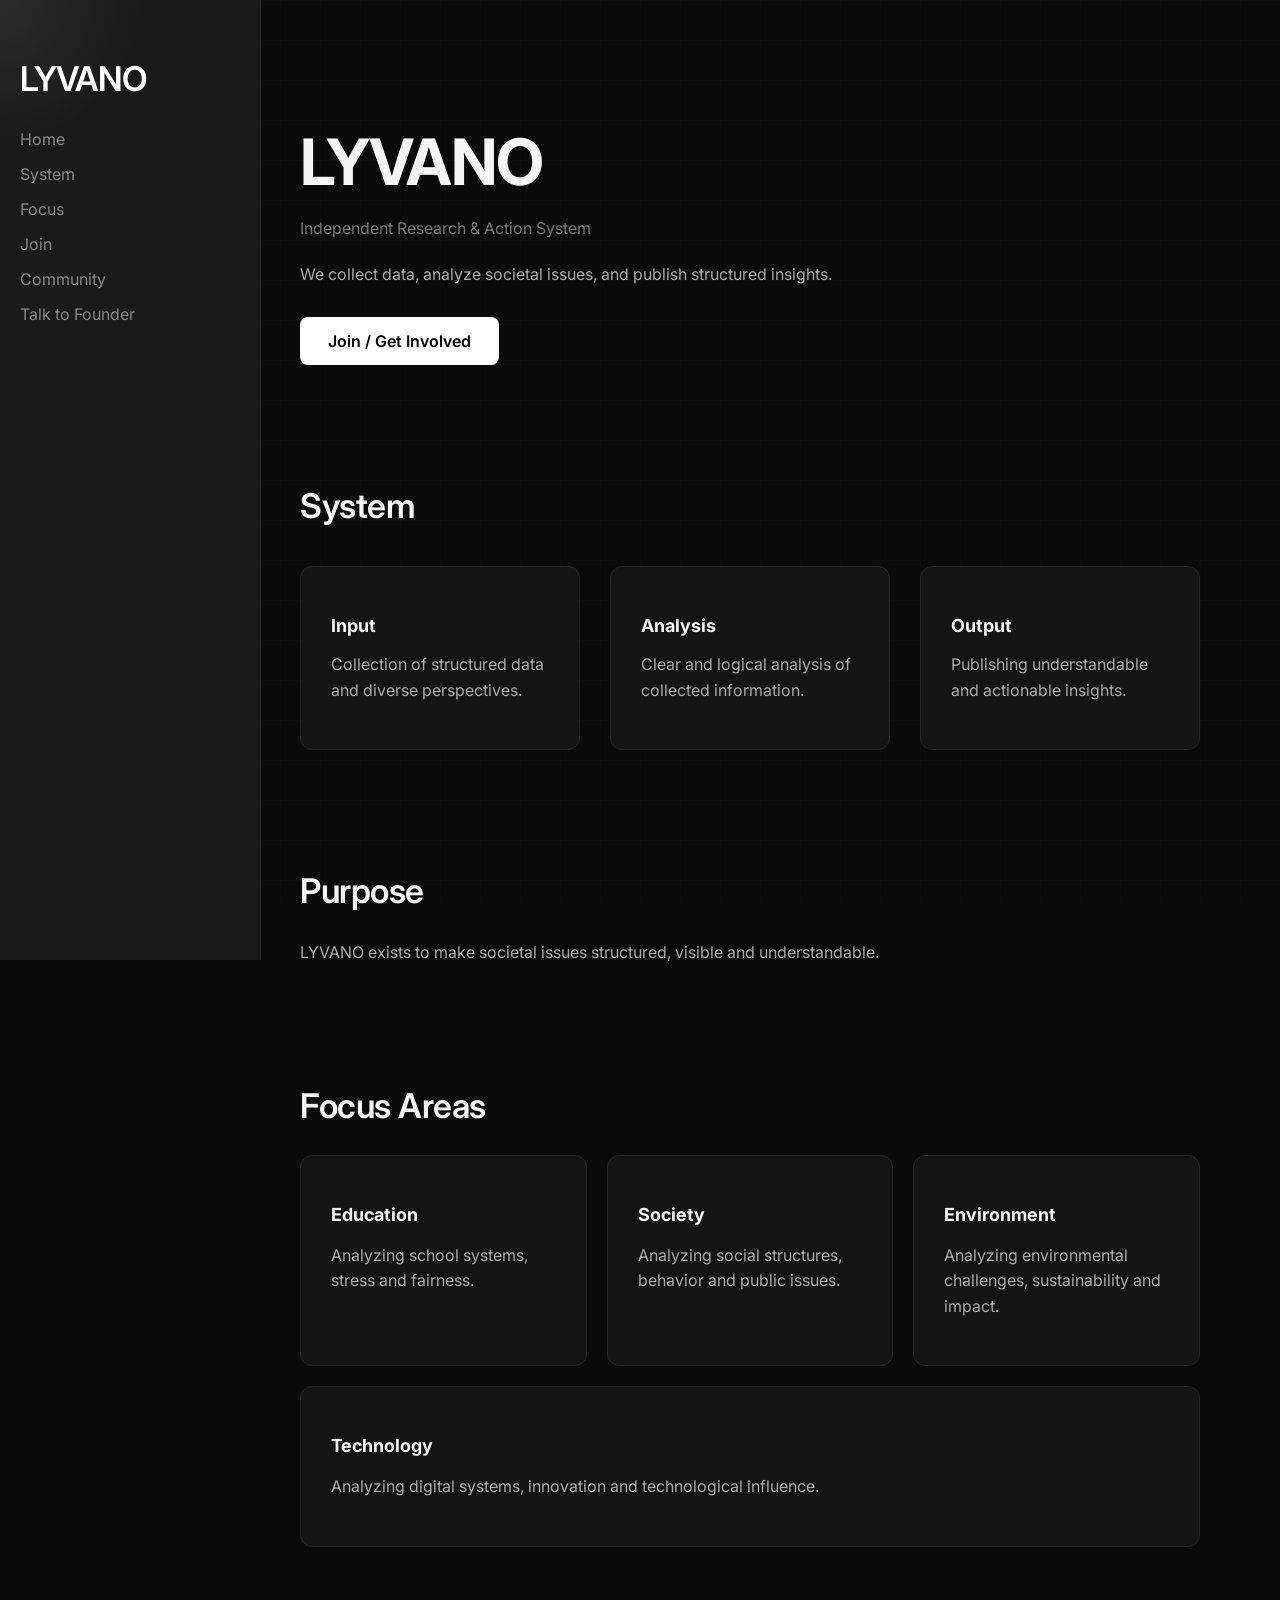
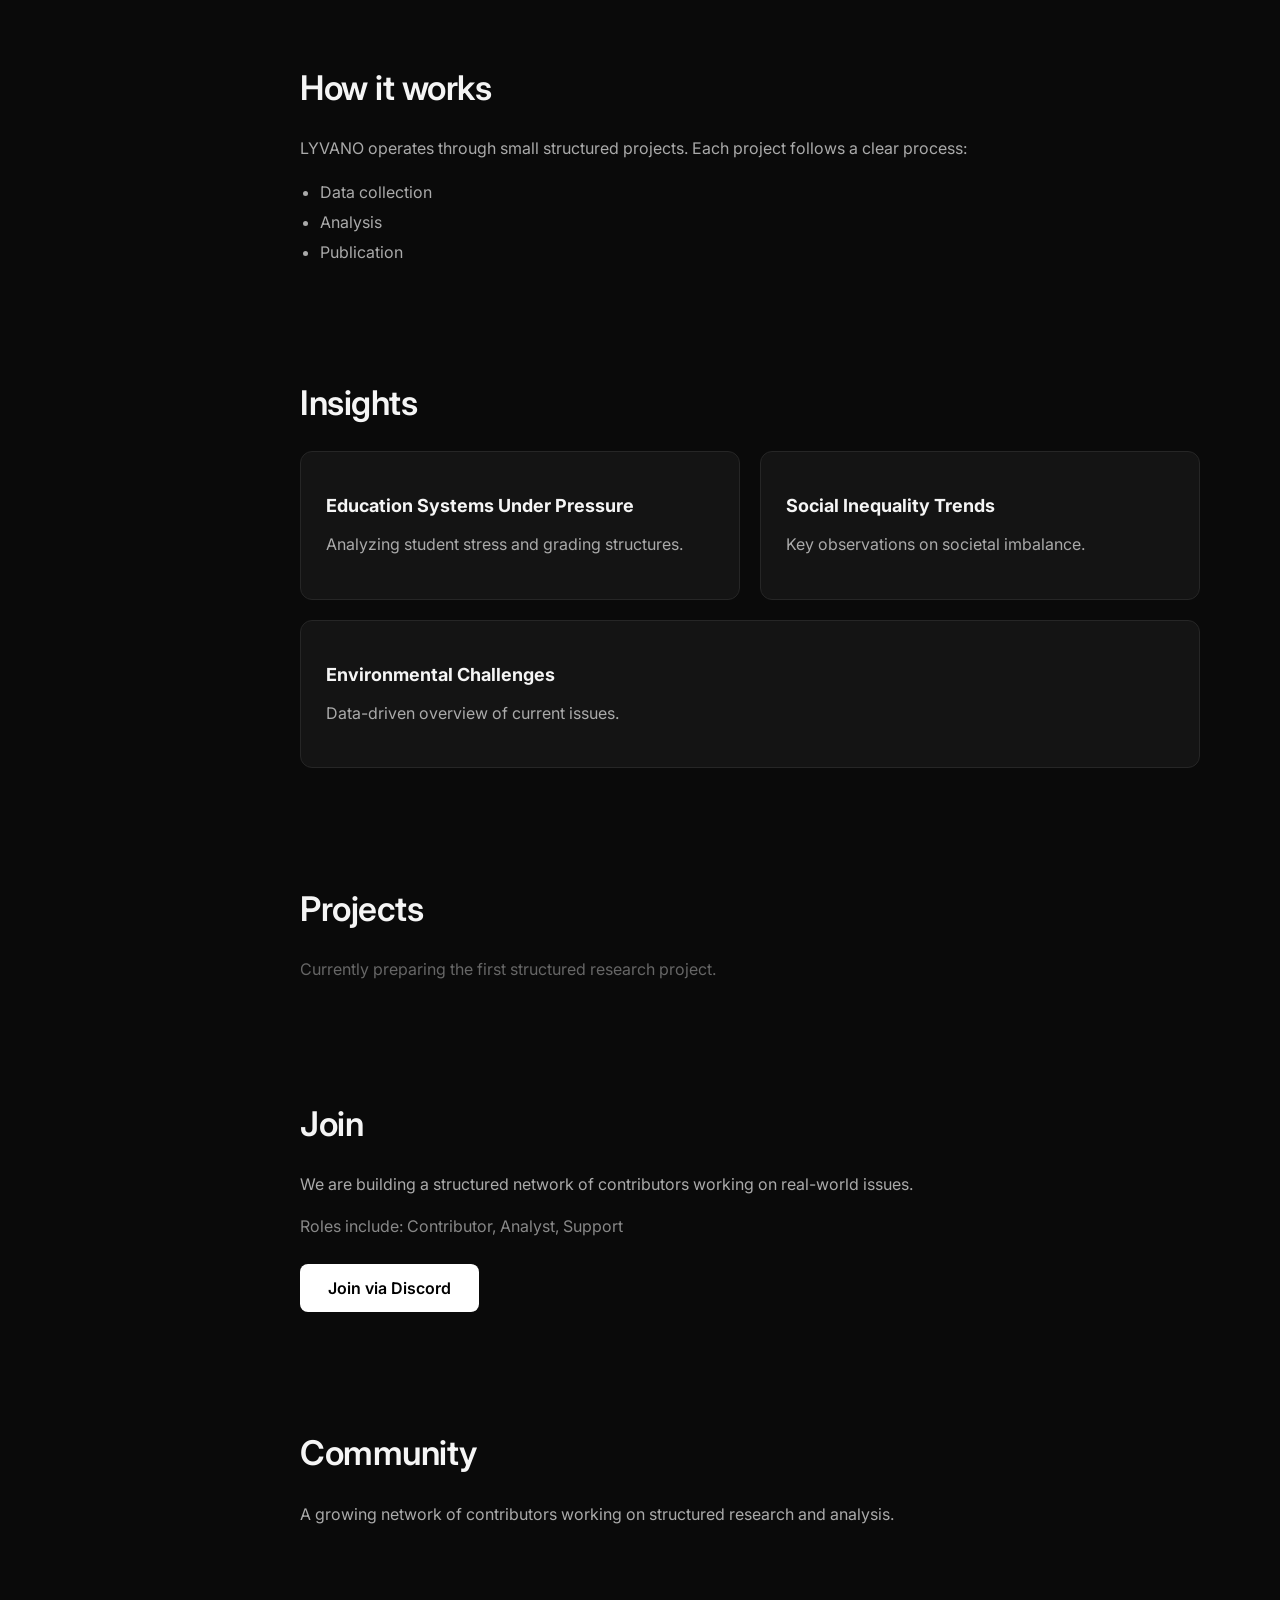
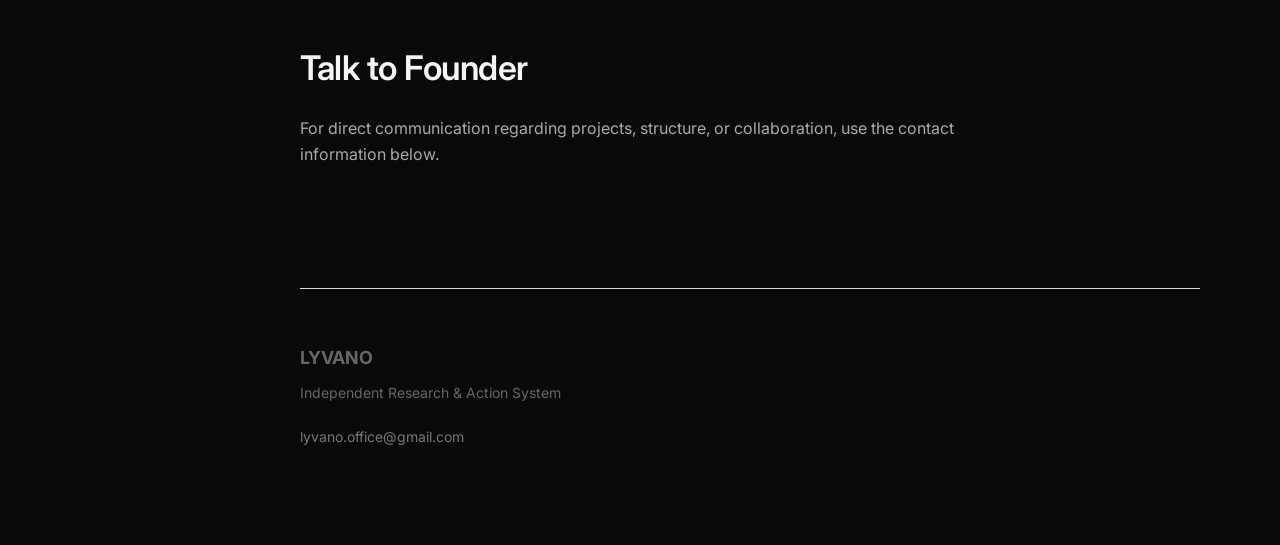
<file: index.html>
<!DOCTYPE html>
<html>

<head>
    <title>LYVANO</title>

    <link rel="stylesheet" href="style.css">
    <link href="https://fonts.googleapis.com/css2?family=Inter:wght@300;400;600;700&display=swap" rel="stylesheet">

<body>
    <div class="background-lines"></div>

    <div class="sidebar">
        <h2>LYVANO</h2>
<a href="#home">Home</a>
<a href="#system">System</a>
<a href="#focus">Focus</a>
<a href="#join">Join</a>
<a href="#community">Community</a>
<a href="#founder">Talk to Founder</a>
    </div>

    <div class="main">

        <section class="hero fade-in" id="home">
            <h1>LYVANO</h1>

            <p class="tagline">
                Independent Research & Action System
            </p>

            <p class="description">
                We collect data, analyze societal issues, and publish structured insights.
            </p>

            <a href="#" class="btn">Join / Get Involved</a>
        </section>

        <section class="system fade-in" id="system">
            <h2>System</h2>

            <div class="system-grid">

                <div class="card fade-in">
                    <h3>Input</h3>
                    <p>Collection of structured data and diverse perspectives.</p>
                </div>

                <div class="card fade-in">
                    <h3>Analysis</h3>
                    <p>Clear and logical analysis of collected information.</p>
                </div>

                <div class="card fade-in">
                    <h3>Output</h3>
                    <p>Publishing understandable and actionable insights.</p>
                </div>

            </div>
        </section>

        <section class="purpose fade-in" id="purpose">
            <h2>Purpose</h2>
            <p>
                LYVANO exists to make societal issues structured, visible and understandable.
            </p>
        </section>
        <section class="focus fade-in" id="focus">
        
            <h2>Focus Areas</h2>
        
            <div class="focus-grid">
        
                <div class="focus-card fade-in">
                    <h3>Education</h3>
                    <p>Analyzing school systems, stress and fairness.</p>
                </div>
        
                <div class="focus-card fade-in">
                    <h3>Society</h3>
                    <p>Analyzing social structures, behavior and public issues.</p>
                </div>
        
                <div class="focus-card fade-in">
                    <h3>Environment</h3>
                    <p>Analyzing environmental challenges, sustainability and impact.</p>

                </div>
        
                <div class="focus-card fade-in">
                    <h3>Technology</h3>
                    <p>Analyzing digital systems, innovation and technological influence.</p>
                </div>
        
            </div>
        
        </section>
        <section class="how fade-in" id="how">
        
            <h2>How it works</h2>
        
            <p>
                LYVANO operates through small structured projects.
                Each project follows a clear process:
            </p>
        
            <ul class="steps">
                <li>Data collection</li>
                <li>Analysis</li>
                <li>Publication</li>
            </ul>
        
        </section>
        <section class="news fade-in" id="news">
        
            <h2>Insights</h2>
        
            <div class="news-grid">
        
                <a href="article1.html" class="news-card fade-in">
                    <h3>Education Systems Under Pressure</h3>
                    <p>Analyzing student stress and grading structures.</p>
                </a>
        
                <a href="article2.html" class="news-card fade-in">
                    <h3>Social Inequality Trends</h3>
                    <p>Key observations on societal imbalance.</p>
                </a>
        
                <a href="article3.html" class="news-card fade-in">
                    <h3>Environmental Challenges</h3>
                    <p>Data-driven overview of current issues.</p>
                </a>
        
            </div>
        
        </section>
        <section class="projects fade-in" id="projects">
        
            <h2>Projects</h2>
        
            <p class="empty">
                Currently preparing the first structured research project.
            </p>
        
        </section>
        <section class="join fade-in" id="join">
        
            <h2>Join</h2>
        
            <p>
                We are building a structured network of contributors working on real-world issues.
            </p>
        
            <p class="roles">
                Roles include: Contributor, Analyst, Support
            </p>
        
            <a href="#" class="btn">Join via Discord</a>
        
        </section>
        <section class="community fade-in" id="community">
        
            <h2>Community</h2>
        
            <p>
                A growing network of contributors working on structured research and analysis.
            </p>
        
        </section>
        <section class="founder fade-in" id="founder">
        
            <h2>Talk to Founder</h2>
        
            <p>
                For direct communication regarding projects, structure,
                or collaboration, use the contact information below.
            </p>
        
        </section>
<footer class="footer">

    <h3>LYVANO</h3>

    <p>Independent Research & Action System</p>

    <a href="mailto:lyvano.office@gmail.com" class="mail">
        lyvano.office@gmail.com
    </a>

</footer>
    </div>
<script id="anim1">
    const elements = document.querySelectorAll('.fade-in');

    const observer = new IntersectionObserver(entries => {
        entries.forEach(entry => {
            if (entry.isIntersecting) {
                entry.target.classList.add('show');
            }
        });
    });

    elements.forEach(el => observer.observe(el));
</script>
<script>
    const glow = document.querySelector('.cursor-glow');

    document.addEventListener('mousemove', (e) => {
        glow.style.left = e.clientX + 'px';
        glow.style.top = e.clientY + 'px';
    });
</script>
<div class="cursor-glow"></div>
<script src="script.js"></script>
</body>

</html>
</file>
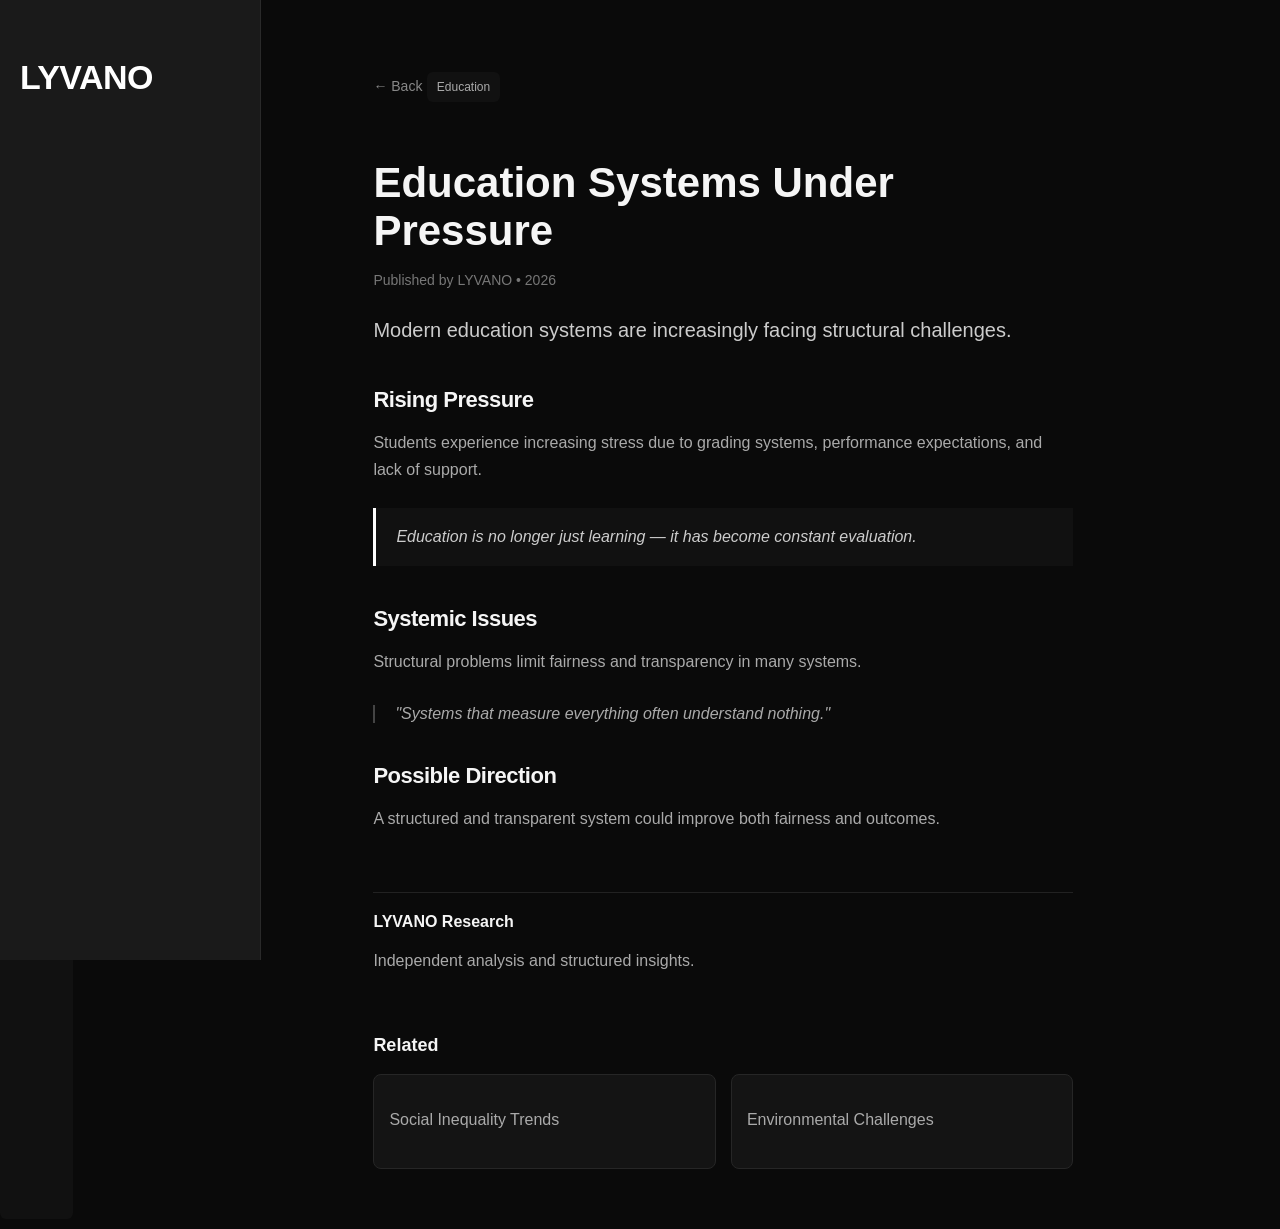
<file: article1.html>
<!DOCTYPE html>
<html>

<head>
    <title>Education Systems Under Pressure</title>
    <link rel="stylesheet" href="style.css">
    <p class="category">Education</p>
</head>

<body>

    <div class="sidebar">
        <h2>LYVANO</h2>
    </div>

    <div class="main">
    <article class="article">
    
        <a href="index.html" class="back-btn">← Back</a>
    
        <p class="category">Education</p>
    
        <h1>Education Systems Under Pressure</h1>
    
        <p class="meta">Published by LYVANO • 2026</p>
    
        <p class="lead">
            Modern education systems are increasingly facing structural challenges.
        </p>
    
        <h2>Rising Pressure</h2>
    
        <p>
            Students experience increasing stress due to grading systems,
            performance expectations, and lack of support.
        </p>
    
        <div class="highlight">
            Education is no longer just learning — it has become constant evaluation.
        </div>
    
        <h2>Systemic Issues</h2>
    
        <p>
            Structural problems limit fairness and transparency in many systems.
        </p>
    
        <blockquote>
            "Systems that measure everything often understand nothing."
        </blockquote>
    
        <h2>Possible Direction</h2>
    
        <p>
            A structured and transparent system could improve both fairness and outcomes.
        </p>
    
        <div class="author-box">
            <strong>LYVANO Research</strong>
            <p>Independent analysis and structured insights.</p>
        </div>
    
        <div class="related">
            <h3>Related</h3>
    
            <div class="related-grid">
                <a href="article2.html" class="related-card">
                    <p>Social Inequality Trends</p>
                </a>
    
                <a href="article3.html" class="related-card">
                    <p>Environmental Challenges</p>
                </a>
            </div>
        </div>
    
    </article>
    
    </div>
    
    <script src="script.js"></script>

</body>

</html>
</file>
<file: style.css>
body {
    margin: 0;
    display: flex;
    font-family: 'Inter', sans-serif;
    background: #0a0a0a;
    color: #f5f5f5;
}

/* SIDEBAR */
.sidebar {
    width: 220px;
    height: 100vh;
    background: #1a1a1a;   /* heller + grau */
    color: white;
    padding: 30px 20px;
    position: fixed;
    top: 0;
    left: 0;
    border-right: 1px solid #2a2a2a;
}

.sidebar h2 {
    margin-bottom: 30px;
}

.sidebar a {
    display: block;
    margin-bottom: 15px;
    color: #888;
    text-decoration: none;
    transition: 0.2s;
}

.sidebar a {
    position: relative;
}

.sidebar a::before {
    content: "";
    position: absolute;
    left: -10px;
    top: 50%;
    width: 6px;
    height: 6px;
    background: white;
    border-radius: 50%;
    transform: translateY(-50%) scale(0);
    transition: 0.2s;
}

.sidebar a:hover::before {
    transform: translateY(-50%) scale(1);
}

.sidebar a:hover {
    color: white;
    padding-left: 8px;
    transition: all 0.25s ease;
}

/* MAIN */
.main {
    flex: 1;
    margin-left: 220px;
    padding: 60px 80px;
}

/* SECTIONS */
section {
    margin-bottom: 120px;
}

/* HERO */
.hero {
    max-width: 700px;
}

.hero h1 {
    font-size: 64px;
    font-weight: 700;
    letter-spacing: -1px;
    margin-bottom: 10px;
}

.tagline {
    color: #888;
    margin-bottom: 20px;
}

.description {
    margin-bottom: 30px;
    line-height: 1.6;
    color: #aaa;
}

/* BUTTON */
.btn {
    display: inline-block;
    padding: 14px 28px;
    background: white;
    color: black;
    text-decoration: none;
    border-radius: 8px;
    font-weight: 600;
    transition: all 0.2s ease;
}

.btn:hover {
    background: #eaeaea;
    transform: translateY(-3px);
    box-shadow: 0 10px 25px rgba(255,255,255,0.15);
}

/* SYSTEM */
.system h2 {
    margin-bottom: 40px;
}

.system-grid {
    display: flex;
    gap: 30px;
}

/* CARDS */
.card,
.focus-card {
    flex: 1;
    min-width: 200px;
    padding: 30px;
   background: #141414;
    border-radius: 12px;
    border: 1px solid #262626;
    transition: all 0.2s ease;
}

.card:hover,
.focus-card:hover,
.news-card:hover {
     transform: translateY(-6px);
    border-color: #444;
    box-shadow: 0 20px 40px rgba(0,0,0,0.6);
}

/* TEXT IN CARDS */
.card h3 {
    margin-bottom: 10px;
}

.card p {
    color: #aaa;
}

/* FOCUS */
.focus-grid {
    display: flex;
    gap: 20px;
    flex-wrap: wrap;
}

/* TEXT SECTIONS */
.community,
.founder,
.how,
.join {
    max-width: 700px;
}

/* HOW */
.steps {
    margin-top: 20px;
    padding-left: 20px;
}

.steps li {
    margin-bottom: 10px;
    color: #aaa;
}

/* PROJECTS */
.empty {
    color: #666;
    margin-top: 20px;
}

/* JOIN */
.roles {
    margin: 15px 0 25px;
    color: #888;
}

/* FOOTER (falls du ihn hinzufügst) */
.footer {
    margin-top: 120px;
    padding-top: 40px;
    border-top: 1px solid #1a1a1a;
    color: #666;
    font-size: 14px;
}

/* TYPO */
h2 {
    font-size: 34px;
    font-weight: 600;
    letter-spacing: -0.5px;
}

h3 {
    font-size: 18px;
}

/* SCROLL */
html {
    scroll-behavior: smooth;
}
.fade-in {
    opacity: 0;
    transform: translateY(20px);
    transition: all 0.6s ease;
}

.fade-in.show {
    opacity: 1;
    transform: translateY(0);
}
.cursor-glow {
    position: fixed;
    width: 300px;
    height: 300px;
    background: radial-gradient(circle, rgba(255,255,255,0.08), transparent 70%);
    pointer-events: none;
    transform: translate(-50%, -50%);
    z-index: 0;
}
.main {
    position: relative;
    z-index: 1;
}
.background-lines {
    position: fixed;
    width: 100%;
    height: 100%;
    background-image: linear-gradient(#1a1a1a 1px, transparent 1px),
                      linear-gradient(90deg, #1a1a1a 1px, transparent 1px);
    background-size: 40px 40px;
    z-index: 0;
    opacity: 0.3;
}
@keyframes moveGrid {
    0% {
        transform: translate(0, 0);
    }
    100% {
        transform: translate(40px, 40px);
    }
}

.background-lines {
    animation: moveGrid 20s linear infinite;
}
p {
    color: #aaa;
    line-height: 1.6;
}

.tagline {
    color: #777;
    font-weight: 400;
}
.footer {
    margin-top: 120px;
    padding: 40px 0;
    border-top: 1px solid #ddd;
}
.footer h3 {
    margin-bottom: 10px;
}
.footer p {
    color: #666;
}
.news {
    margin-top: 100px;
}
.news-grid {
    display: flex;
    gap: 20px;
    flex-wrap: wrap;
}
.news-card {
    flex: 1;
    min-width: 250px;
    padding: 25px;
    background: #141414;
    border: 1px solid #262626;
    border-radius: 12px;
    transition: all 0.2s ease;
}

.news-card h3 {
    margin-bottom: 10px;
}
.card,
.focus-card,
.news-card,
.btn {
    transition: all 0.25s ease;
}
.card:hover h3,
.focus-card:hover h3,
.news-card:hover h3 {
    color: white;
}
.article {
    max-width: 700px;
}

.article h1 {
    font-size: 42px;
    margin-bottom: 10px;
}

.meta {
    color: #777;
    margin-bottom: 30px;
}

.article p {
    margin-bottom: 20px;
    line-height: 1.7;
}
.news-card {
    flex: 1;
    min-width: 250px;
    padding: 25px;
    background: #141414;
    border: 1px solid #262626;
    border-radius: 12px;
    text-decoration: none;
    color: inherit;
    transition: all 0.25s ease;
}
.news-card:hover {
    transform: translateY(-6px);
    border-color: #444;
    box-shadow: 0 20px 40px rgba(0,0,0,0.6);
}
.focus-card:hover {
    transform: translateY(-6px);
    border-color: #444;
    box-shadow: 0 20px 40px rgba(0,0,0,0.6);
}
.card:hover {
    transform: translateY(-6px);
    border-color: #444;
    box-shadow: 0 20px 40px rgba(0,0,0,0.6);
}
.article {
    max-width: 700px;
}
.article h1 {
    font-size: 42px;
    margin-bottom: 10px;
}
.meta {
    color: #777;
    font-size: 14px;
    margin-bottom: 20px;
}
.lead {
    font-size: 20px;
    color: #ccc;
    margin-bottom: 20px;
}
.article p {
    line-height: 1.7;
    margin-bottom: 20px;
}
hr {
    border: none;
    border-top: 1px solid #222;
    margin: 30px 0;
}
.back-btn {
    display: inline-block;
    margin-bottom: 30px;
    color: #888;
    text-decoration: none;
    font-size: 14px;
    transition: 0.2s;
}

.back-btn:hover {
    color: white;
    padding-left: 5px;
}
.highlight {
    margin: 25px 0;
    padding: 20px;
    background: #111;
    border-left: 3px solid white;
    color: #ccc;
    font-style: italic;
}
blockquote {
    margin: 30px 0;
    padding-left: 20px;
    border-left: 2px solid #444;
    color: #aaa;
    font-style: italic;
}
.article h2 {
    margin-top: 40px;
    margin-bottom: 10px;
    font-size: 22px;
}
.author-box {
    margin-top: 60px;
    padding-top: 20px;
    border-top: 1px solid #222;
}

.author-info p {
    color: #888;
    font-size: 14px;
}
.related {
    margin-top: 60px;
}
.related-grid {
    display: flex;
    gap: 15px;
}
.related-card {
    flex: 1;
    padding: 15px;
    background: #141414;
    border: 1px solid #262626;
    border-radius: 8px;
    text-decoration: none;
    color: #ccc;
    transition: 0.2s;
}
.related-card:hover {
    transform: translateY(-4px);
    border-color: #444;
}
.category {
    display: inline-block;
    font-size: 12px;
    color: #aaa;
    background: #111;
    padding: 5px 10px;
    border-radius: 6px;
    margin-bottom: 10px;
}
body {
    opacity: 1;
    transition: opacity 0.6s ease;
}

body.loaded {
    opacity: 1;
}
.main {
    opacity: 1;   /* war 0 */
    transform: translateY(10px);
    transition: all 0.6s ease;
}

body.loaded .main {
    transform: translateY(0);
}  
.mail {
    display: inline-block;
    margin-top: 10px;
    color: #777;
    text-decoration: none;
    transition: 0.2s;
}

.mail:hover {
    color: white;
}
</file>
